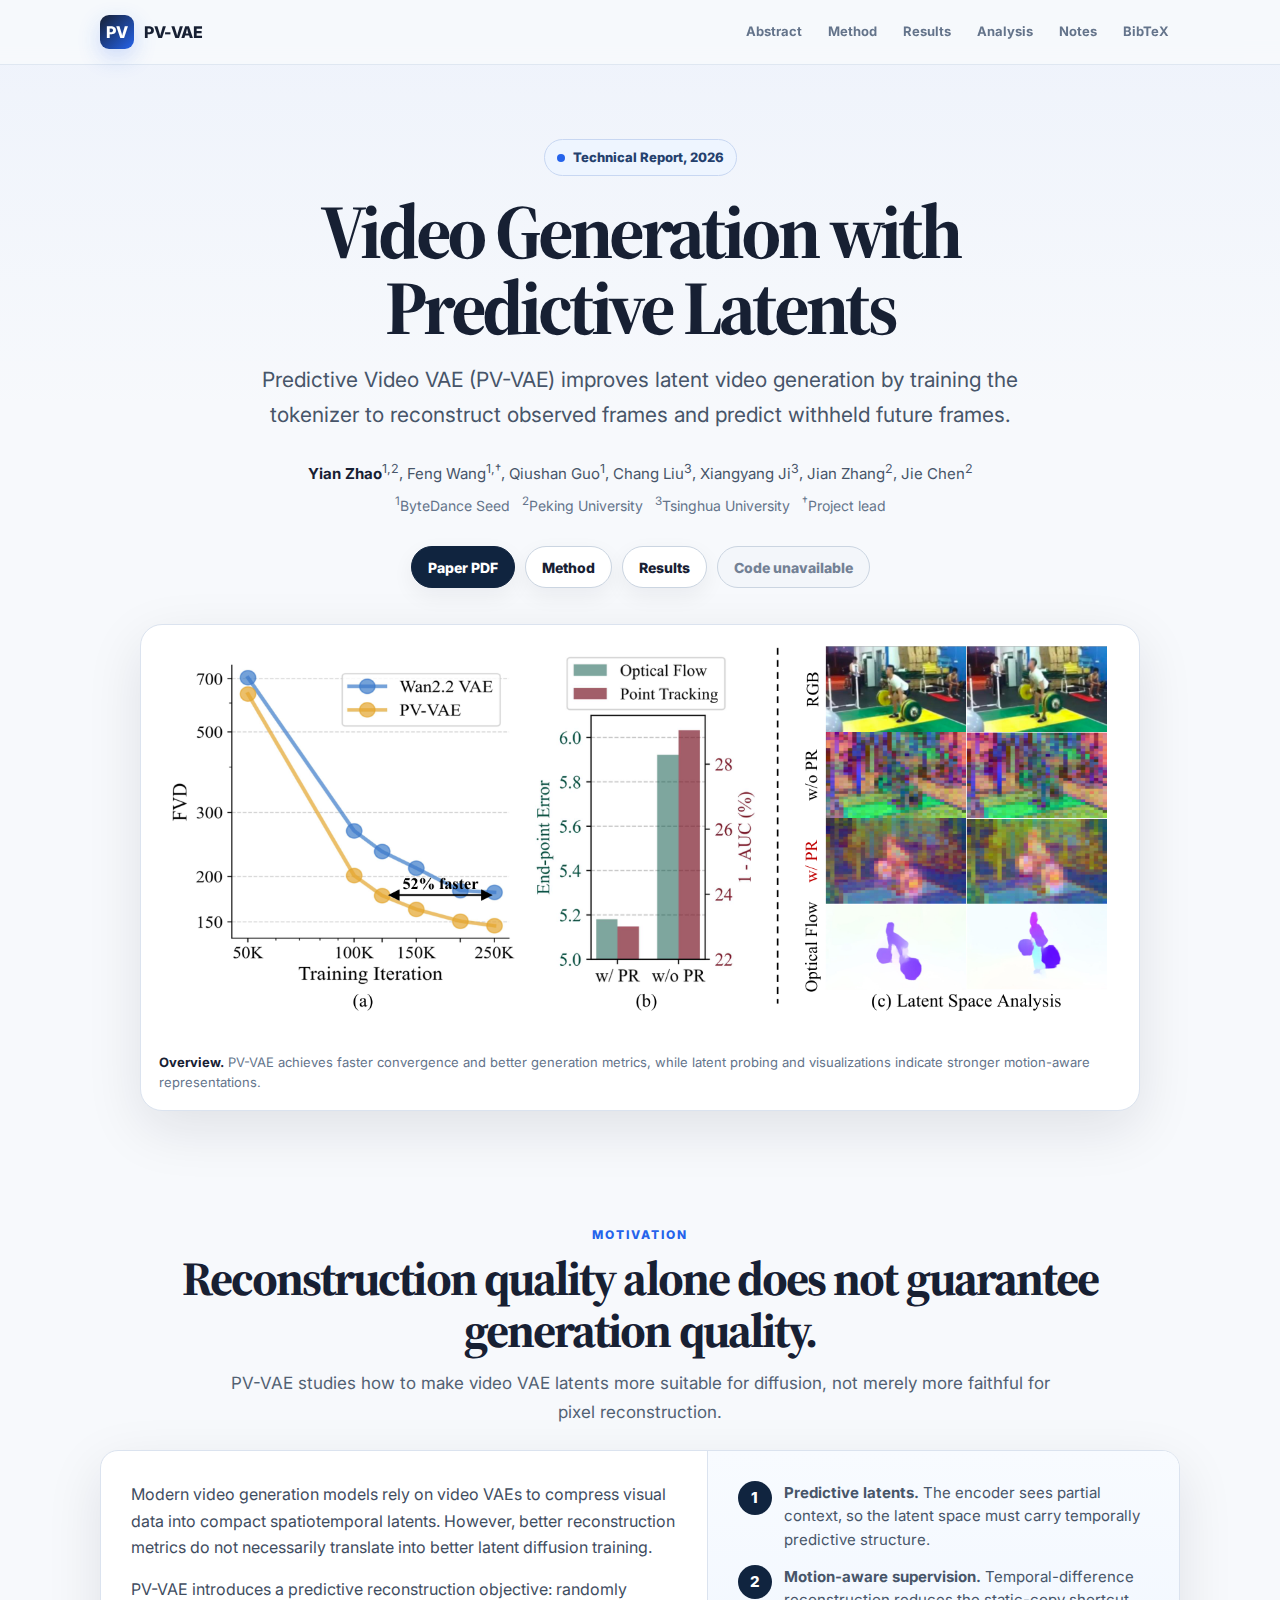
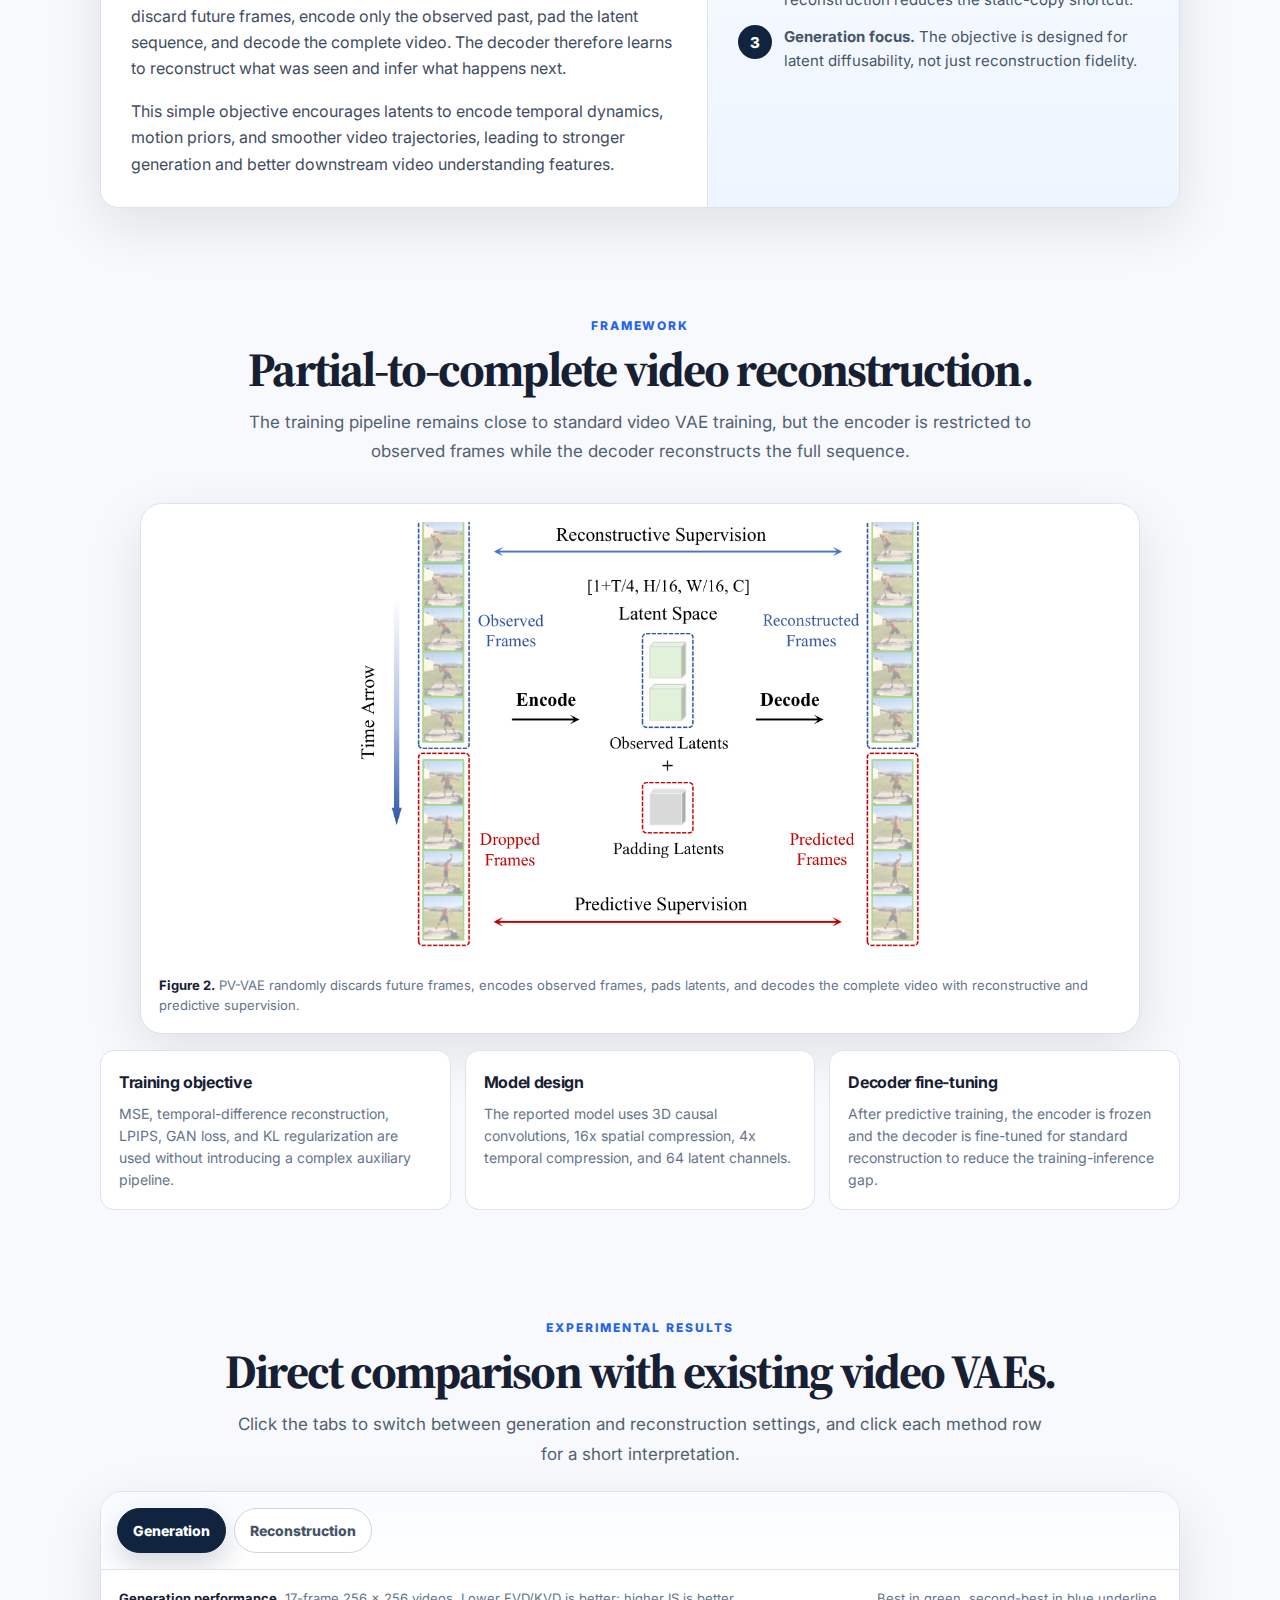
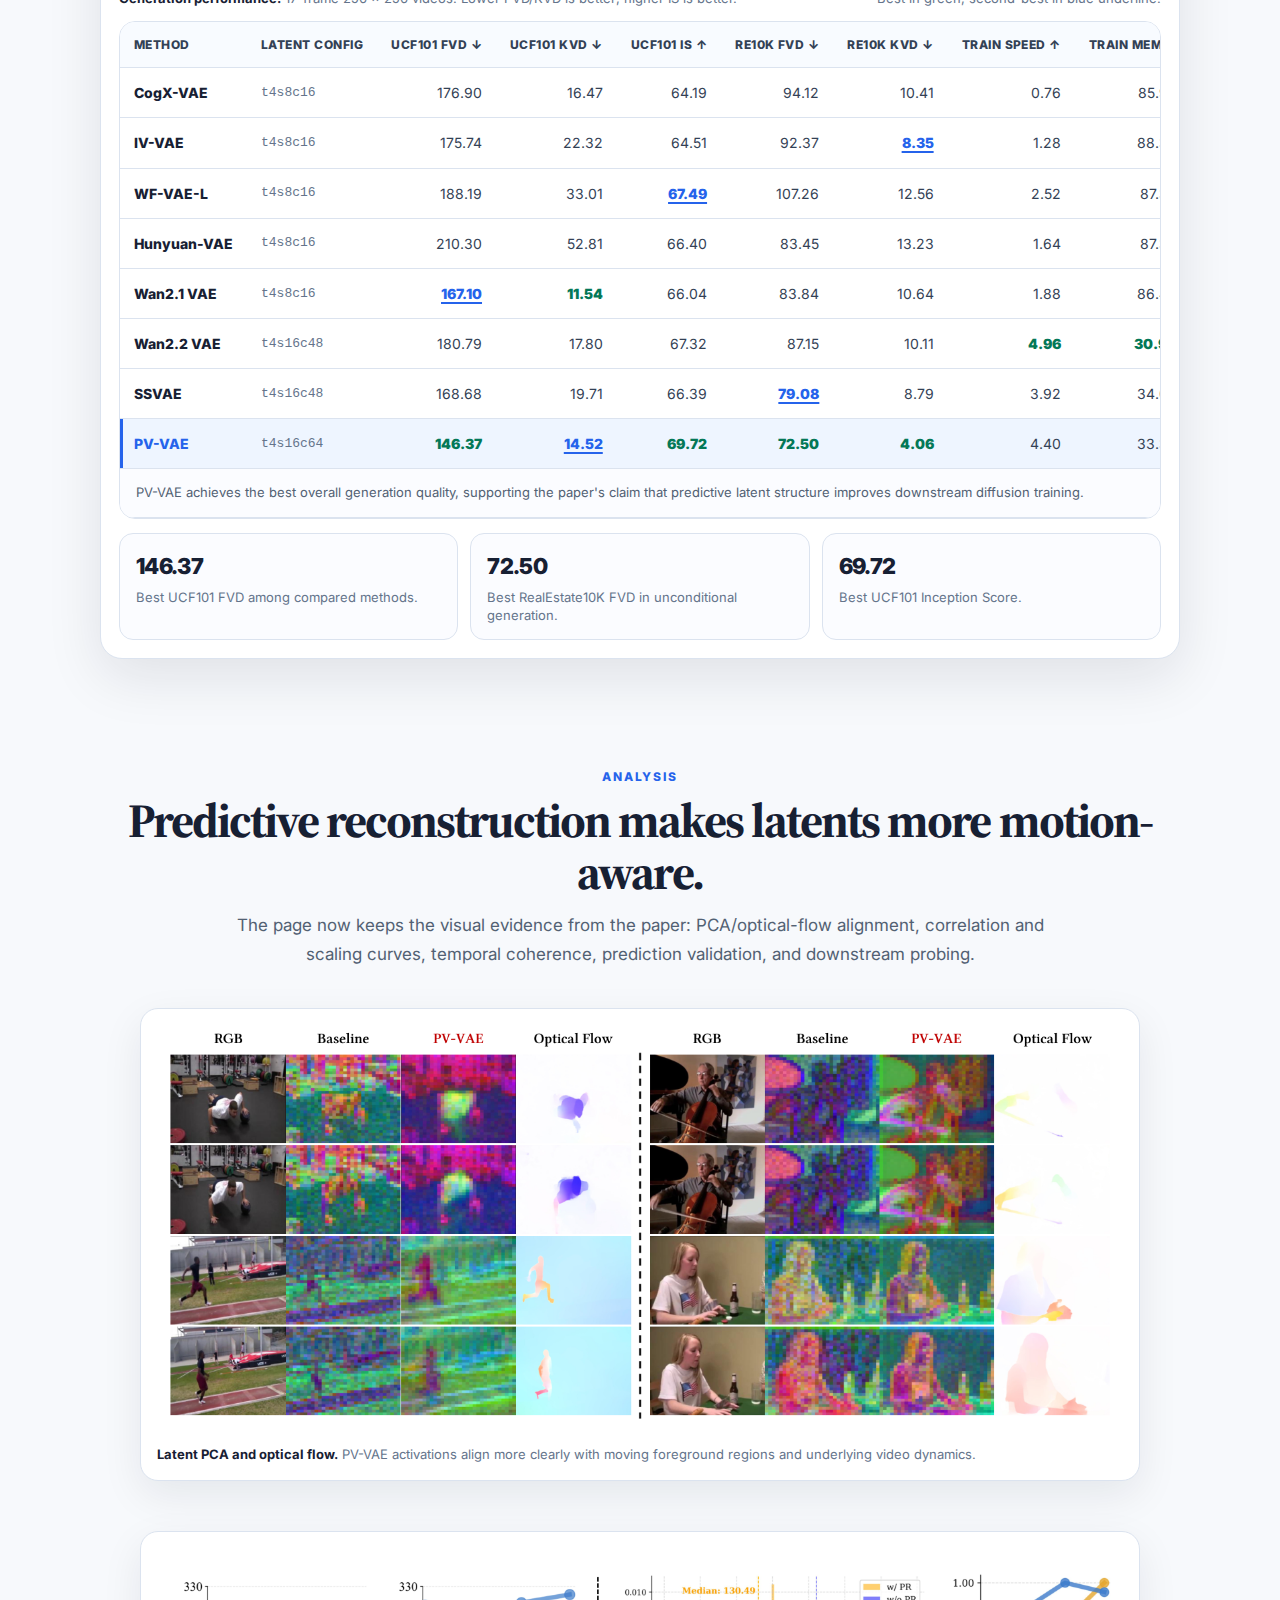
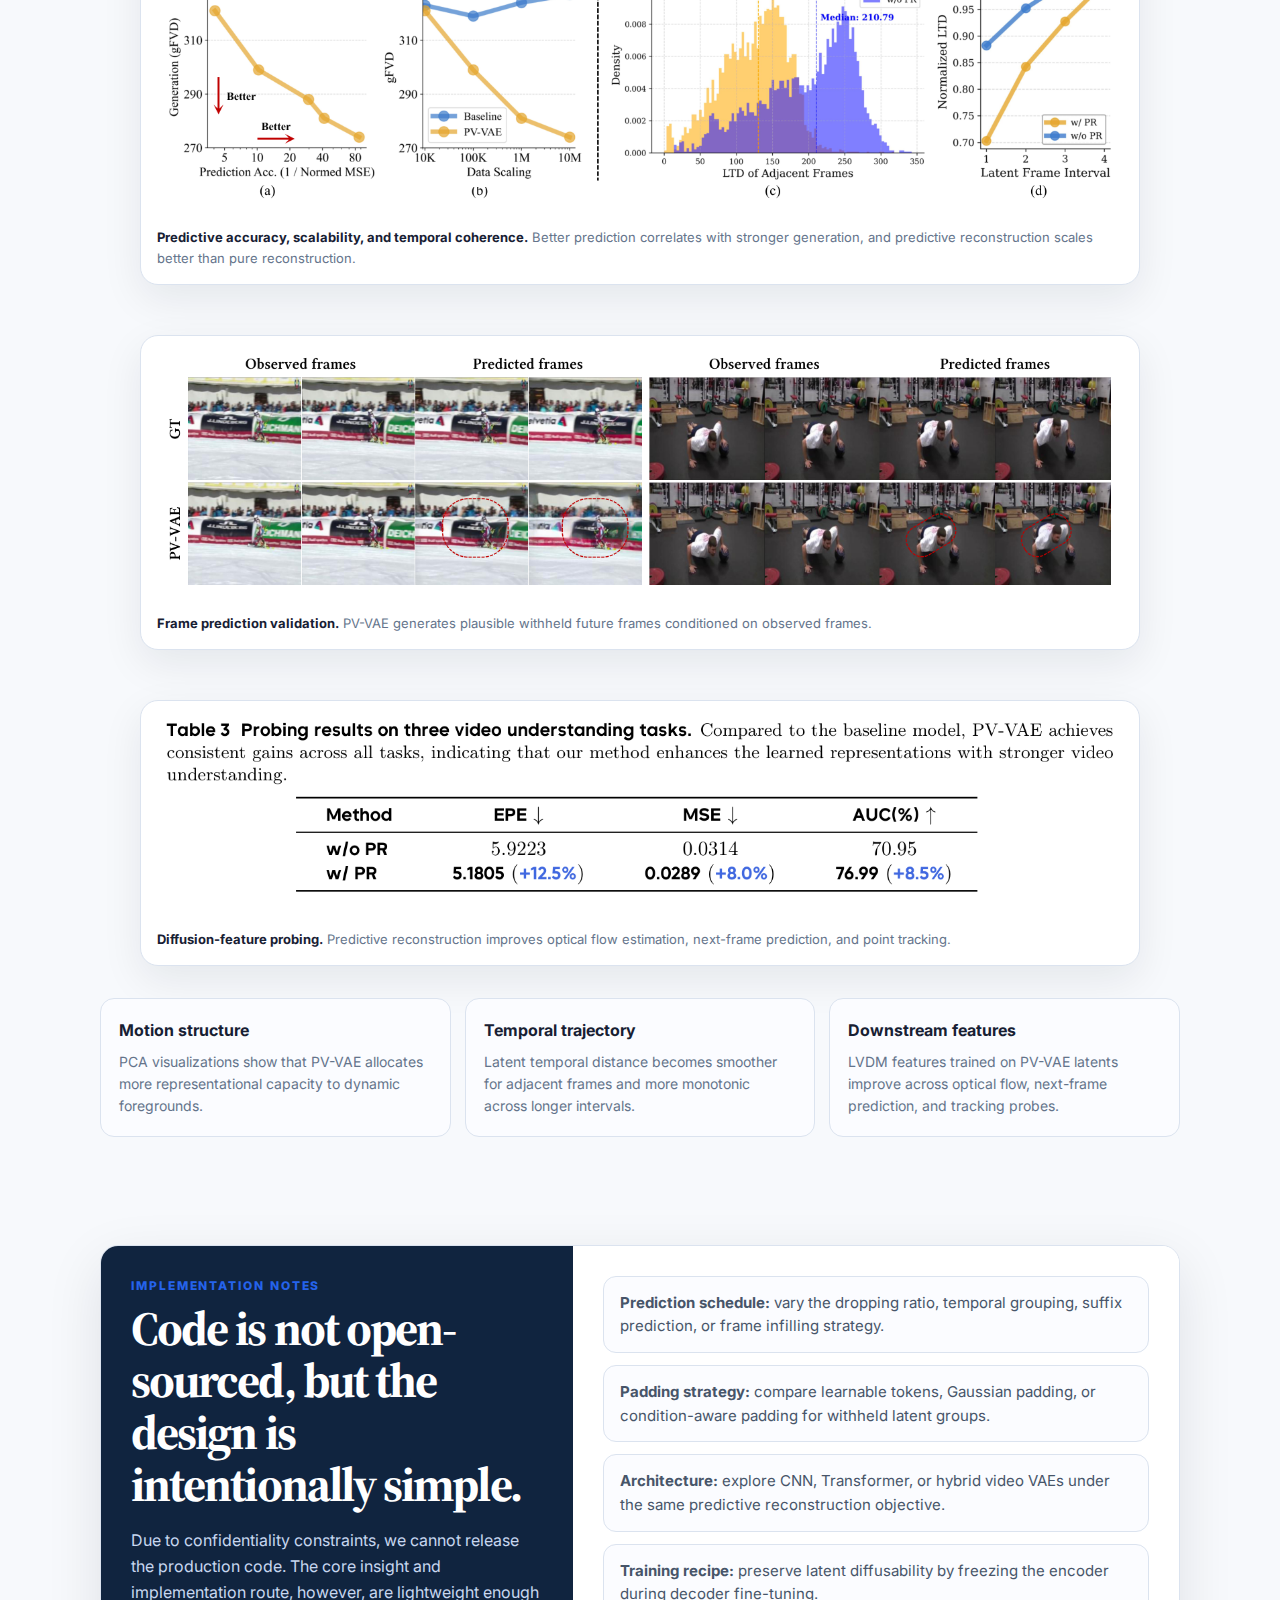
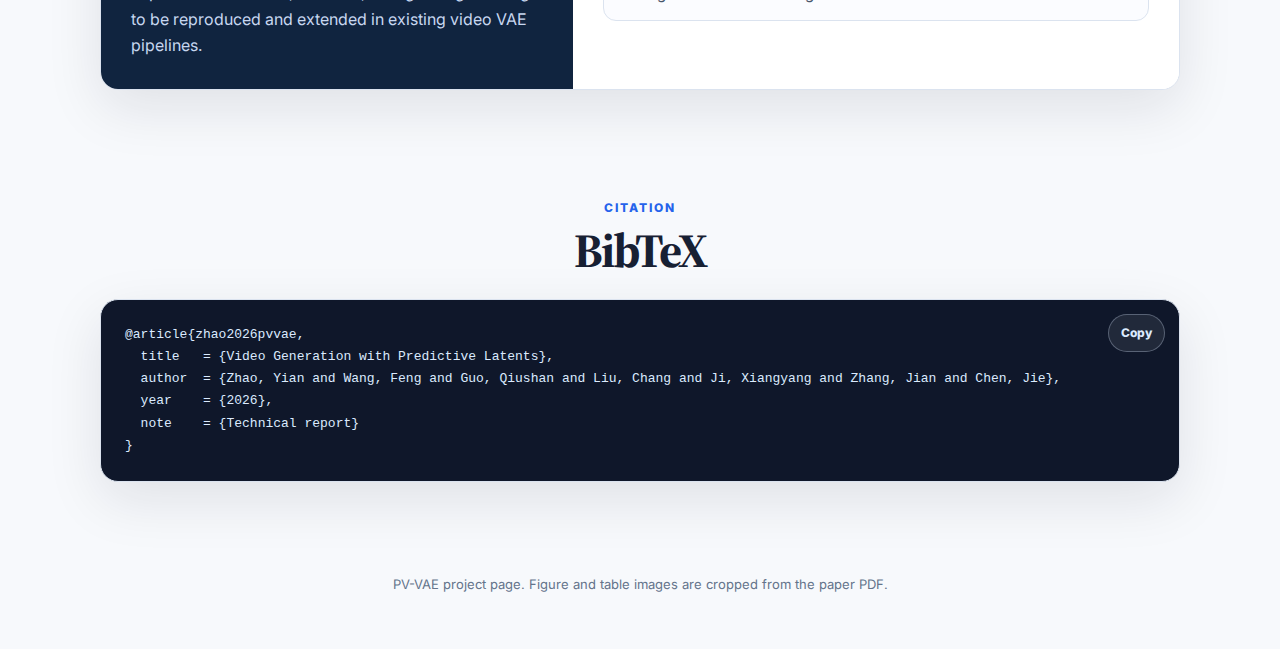
<file: PVVAE/index.html>
<!DOCTYPE html>
<html lang="en">
<head>
  <meta charset="utf-8">
  <meta name="viewport" content="width=device-width, initial-scale=1">
  <meta name="description" content="PV-VAE: Video Generation with Predictive Latents">
  <meta name="keywords" content="PV-VAE, Predictive Video VAE, video generation, video VAE, latent diffusion, predictive reconstruction">
  <meta name="author" content="Yian Zhao">
  <title>PV-VAE: Video Generation with Predictive Latents</title>
  <link rel="preconnect" href="https://fonts.googleapis.com">
  <link rel="preconnect" href="https://fonts.gstatic.com" crossorigin>
  <link href="https://fonts.googleapis.com/css2?family=Inter:wght@400;500;600;700;800&family=Source+Serif+4:opsz,wght@8..60,600;8..60,700&display=swap" rel="stylesheet">
  <style>
    :root {
      --ink: #172033;
      --body: #334155;
      --muted: #64748b;
      --light: #f7f9fc;
      --panel: #ffffff;
      --line: #dbe3ef;
      --line-dark: #cbd5e1;
      --navy: #10243f;
      --blue: #2563eb;
      --blue-soft: #eaf1ff;
      --red: #b91c1c;
      --green: #047857;
      --shadow: 0 18px 55px rgba(15, 23, 42, 0.10);
      --radius: 18px;
    }

    * {
      box-sizing: border-box;
    }

    html {
      scroll-behavior: smooth;
    }

    body {
      margin: 0;
      color: var(--body);
      background:
        linear-gradient(180deg, rgba(37, 99, 235, 0.045), rgba(255, 255, 255, 0) 420px),
        var(--light);
      font-family: Inter, system-ui, -apple-system, BlinkMacSystemFont, "Segoe UI", sans-serif;
      line-height: 1.65;
    }

    a {
      color: inherit;
      text-decoration: none;
    }

    img {
      display: block;
      max-width: 100%;
    }

    .container {
      width: min(1080px, calc(100% - 36px));
      margin: 0 auto;
    }

    .topbar {
      position: sticky;
      top: 0;
      z-index: 30;
      background: rgba(247, 249, 252, 0.88);
      border-bottom: 1px solid rgba(219, 227, 239, 0.82);
      backdrop-filter: blur(16px);
    }

    .topbar-inner {
      display: flex;
      align-items: center;
      justify-content: space-between;
      gap: 22px;
      min-height: 64px;
    }

    .brand {
      display: inline-flex;
      align-items: center;
      gap: 10px;
      color: var(--ink);
      font-weight: 800;
      letter-spacing: -0.03em;
      white-space: nowrap;
    }

    .brand-mark {
      width: 34px;
      height: 34px;
      display: grid;
      place-items: center;
      border-radius: 9px;
      color: #fff;
      background: linear-gradient(135deg, #172033, #2563eb);
      box-shadow: 0 8px 22px rgba(37, 99, 235, 0.22);
    }

    .nav {
      display: flex;
      align-items: center;
      gap: 4px;
      color: var(--muted);
      font-size: 13px;
      font-weight: 700;
    }

    .nav a {
      padding: 8px 11px;
      border-radius: 999px;
      transition: background 160ms ease, color 160ms ease;
    }

    .nav a:hover,
    .nav a.active {
      color: var(--blue);
      background: var(--blue-soft);
    }

    .hero {
      padding: 74px 0 44px;
      text-align: center;
    }

    .venue {
      display: inline-flex;
      align-items: center;
      gap: 8px;
      margin-bottom: 18px;
      padding: 7px 12px;
      border: 1px solid #c8d7f2;
      border-radius: 999px;
      color: #24406d;
      background: #eef5ff;
      font-size: 13px;
      font-weight: 800;
    }

    .venue::before {
      content: "";
      width: 8px;
      height: 8px;
      border-radius: 50%;
      background: var(--blue);
    }

    h1 {
      max-width: 980px;
      margin: 0 auto 18px;
      color: var(--ink);
      font-family: "Source Serif 4", Georgia, serif;
      font-size: clamp(44px, 6vw, 78px);
      line-height: 0.98;
      letter-spacing: -0.055em;
      text-wrap: balance;
    }

    .tagline {
      max-width: 840px;
      margin: 0 auto;
      color: #475569;
      font-size: clamp(17px, 2vw, 21px);
      line-height: 1.65;
      text-wrap: balance;
    }

    .authors {
      max-width: 960px;
      margin: 26px auto 0;
      color: #475569;
      font-size: 15px;
      line-height: 1.8;
    }

    .authors strong {
      color: var(--ink);
    }

    .affiliations {
      margin-top: 4px;
      color: var(--muted);
      font-size: 14px;
    }

    .links {
      display: flex;
      justify-content: center;
      flex-wrap: wrap;
      gap: 10px;
      margin-top: 28px;
    }

    .button {
      display: inline-flex;
      align-items: center;
      min-height: 42px;
      padding: 0 16px;
      border: 1px solid var(--line-dark);
      border-radius: 999px;
      color: var(--ink);
      background: #fff;
      font-size: 14px;
      font-weight: 800;
      box-shadow: 0 8px 22px rgba(15, 23, 42, 0.06);
      transition: transform 160ms ease, border-color 160ms ease, box-shadow 160ms ease;
    }

    .button:hover {
      transform: translateY(-1px);
      border-color: #9bb6e9;
      box-shadow: 0 12px 30px rgba(37, 99, 235, 0.13);
    }

    .button.primary {
      color: #fff;
      border-color: var(--navy);
      background: var(--navy);
    }

    .button.disabled {
      color: #738195;
      background: #f3f6fa;
      cursor: not-allowed;
      box-shadow: none;
    }

    .figure-card {
      margin-top: 36px;
      padding: 18px;
      border: 1px solid var(--line);
      border-radius: 22px;
      background: var(--panel);
      box-shadow: var(--shadow);
    }

    .figure-card img {
      width: 100%;
      border-radius: 12px;
      background: #fff;
    }

    .caption {
      margin: 12px auto 0;
      color: var(--muted);
      font-size: 13px;
      line-height: 1.55;
      text-align: left;
    }

    .caption strong {
      color: var(--ink);
    }

    section {
      padding: 54px 0;
    }

    .section-title {
      margin-bottom: 22px;
      text-align: center;
    }

    .kicker {
      margin-bottom: 8px;
      color: var(--blue);
      font-size: 12px;
      font-weight: 800;
      letter-spacing: 0.16em;
      text-transform: uppercase;
    }

    h2 {
      margin: 0;
      color: var(--ink);
      font-family: "Source Serif 4", Georgia, serif;
      font-size: clamp(30px, 4vw, 48px);
      line-height: 1.08;
      letter-spacing: -0.04em;
    }

    .section-lead {
      max-width: 820px;
      margin: 12px auto 0;
      color: #526173;
      font-size: 17px;
      line-height: 1.75;
    }

    .paper-panel {
      border: 1px solid var(--line);
      border-radius: var(--radius);
      background: var(--panel);
      box-shadow: var(--shadow);
      overflow: hidden;
    }

    .abstract-grid {
      display: grid;
      grid-template-columns: 1fr 0.78fr;
    }

    .abstract-copy {
      padding: 30px;
    }

    .abstract-copy p {
      margin: 0 0 16px;
      color: #3f4d5f;
      font-size: 16px;
    }

    .abstract-copy p:last-child {
      margin-bottom: 0;
    }

    .abstract-aside {
      padding: 30px;
      border-left: 1px solid var(--line);
      background: linear-gradient(180deg, #f8fbff, #eef5ff);
    }

    .takeaways {
      display: grid;
      gap: 14px;
      margin: 0;
      padding: 0;
      list-style: none;
    }

    .takeaways li {
      display: grid;
      grid-template-columns: 34px 1fr;
      gap: 12px;
      align-items: start;
      color: #475569;
      font-size: 15px;
      line-height: 1.55;
    }

    .takeaways span {
      display: grid;
      place-items: center;
      width: 34px;
      height: 34px;
      border-radius: 50%;
      color: #fff;
      background: var(--navy);
      font-weight: 800;
    }

    .method-notes {
      display: grid;
      grid-template-columns: repeat(3, minmax(0, 1fr));
      gap: 14px;
      margin-top: 16px;
    }

    .note {
      padding: 18px;
      border: 1px solid var(--line);
      border-radius: 14px;
      background: #fff;
    }

    .note h3 {
      margin: 0 0 7px;
      color: var(--ink);
      font-size: 16px;
      letter-spacing: -0.02em;
    }

    .note p {
      margin: 0;
      color: var(--muted);
      font-size: 14px;
      line-height: 1.58;
    }

    .result-board {
      border: 1px solid var(--line);
      border-radius: 22px;
      background: #fff;
      box-shadow: var(--shadow);
      overflow: hidden;
    }

    .result-tabs {
      display: flex;
      gap: 8px;
      padding: 16px;
      border-bottom: 1px solid var(--line);
      background: linear-gradient(180deg, #f8fbff, #fff);
      overflow-x: auto;
    }

    .result-tab {
      border: 1px solid var(--line-dark);
      border-radius: 999px;
      padding: 10px 15px;
      color: #475569;
      background: #fff;
      font: inherit;
      font-size: 14px;
      font-weight: 800;
      white-space: nowrap;
      cursor: pointer;
      transition: background 180ms ease, border-color 180ms ease, color 180ms ease, transform 180ms ease, box-shadow 180ms ease;
    }

    .result-tab:hover {
      transform: translateY(-1px);
      border-color: #9bb6e9;
      box-shadow: 0 10px 22px rgba(37, 99, 235, 0.10);
    }

    .result-tab.active {
      color: #fff;
      border-color: var(--navy);
      background: var(--navy);
      box-shadow: 0 12px 28px rgba(16, 36, 63, 0.18);
    }

    .result-panel {
      display: none;
      padding: 18px;
      animation: panel-in 260ms ease both;
    }

    .result-panel.active {
      display: block;
    }

    @keyframes panel-in {
      from {
        opacity: 0;
        transform: translateY(8px);
      }
      to {
        opacity: 1;
        transform: translateY(0);
      }
    }

    .table-note {
      display: flex;
      justify-content: space-between;
      gap: 16px;
      margin: 0 0 12px;
      color: var(--muted);
      font-size: 13px;
      line-height: 1.55;
    }

    .table-note strong {
      color: var(--ink);
    }

    .table-scroll {
      overflow-x: auto;
      border: 1px solid var(--line);
      border-radius: 16px;
    }

    .metric-table {
      width: 100%;
      min-width: 920px;
      border-collapse: separate;
      border-spacing: 0;
      font-size: 14px;
    }

    .metric-table th,
    .metric-table td {
      padding: 13px 14px;
      border-bottom: 1px solid var(--line);
      text-align: right;
      white-space: nowrap;
    }

    .metric-table th:first-child,
    .metric-table td:first-child,
    .metric-table th:nth-child(2),
    .metric-table td:nth-child(2) {
      text-align: left;
    }

    .metric-table thead th {
      position: sticky;
      top: 0;
      z-index: 1;
      color: #334155;
      background: #f8fbff;
      font-size: 12px;
      font-weight: 800;
      letter-spacing: 0.04em;
      text-transform: uppercase;
    }

    .metric-table tbody tr.method-row {
      cursor: pointer;
      transition: background 180ms ease, transform 180ms ease, box-shadow 180ms ease;
    }

    .metric-table tbody tr.method-row:hover {
      background: #f8fbff;
      transform: translateY(-1px);
      box-shadow: inset 3px 0 0 rgba(37, 99, 235, 0.45);
    }

    .metric-table tbody tr.method-row.active {
      background: #eef5ff;
      box-shadow: inset 3px 0 0 var(--blue);
    }

    .metric-table tbody tr.pvvae {
      background: #f3f7ff;
    }

    .metric-table tbody tr.pvvae .method {
      color: var(--blue);
    }

    .metric-table tbody tr:last-child td {
      border-bottom: 0;
    }

    .metric-table .method {
      color: var(--ink);
      font-weight: 800;
    }

    .metric-table .config {
      color: var(--muted);
      font-family: ui-monospace, SFMono-Regular, Menlo, Monaco, Consolas, "Liberation Mono", monospace;
      font-size: 13px;
    }

    .best {
      color: var(--green);
      font-weight: 900;
    }

    .second {
      color: var(--blue);
      font-weight: 850;
      text-decoration: underline;
      text-decoration-thickness: 2px;
      text-underline-offset: 3px;
    }

    .detail-row td {
      padding: 0;
      border-bottom: 0;
      background: #fbfcff;
    }

    .detail-content {
      max-height: 0;
      overflow: hidden;
      color: #526173;
      font-size: 13px;
      line-height: 1.55;
      transition: max-height 240ms ease, padding 240ms ease;
    }

    .detail-row.open .detail-content {
      max-height: 110px;
      padding: 13px 16px 15px;
      border-bottom: 1px solid var(--line);
    }

    .summary-strip {
      display: grid;
      grid-template-columns: repeat(3, minmax(0, 1fr));
      gap: 12px;
      margin-top: 14px;
    }

    .summary-item {
      padding: 14px 16px;
      border: 1px solid var(--line);
      border-radius: 14px;
      background: #fbfcff;
    }

    .summary-value {
      color: var(--ink);
      font-size: 22px;
      font-weight: 850;
      letter-spacing: -0.03em;
    }

    .summary-label {
      margin-top: 3px;
      color: var(--muted);
      font-size: 13px;
      line-height: 1.45;
    }

    .table-card {
      padding: 16px;
      border: 1px solid var(--line);
      border-radius: var(--radius);
      background: #fff;
      box-shadow: 0 14px 40px rgba(15, 23, 42, 0.08);
      overflow-x: auto;
    }

    .table-card img {
      max-width: none;
      width: 100%;
      min-width: 820px;
      border-radius: 8px;
    }

    .analysis-grid {
      display: grid;
      grid-template-columns: 1fr;
      gap: 18px;
    }

    .analysis-card {
      padding: 16px;
      border: 1px solid var(--line);
      border-radius: var(--radius);
      background: #fff;
      box-shadow: 0 14px 40px rgba(15, 23, 42, 0.08);
    }

    .analysis-card.wide img {
      width: 100%;
    }

    .analysis-text {
      display: grid;
      grid-template-columns: repeat(3, minmax(0, 1fr));
      gap: 14px;
      margin-top: 16px;
    }

    .analysis-point {
      padding: 18px;
      border: 1px solid var(--line);
      border-radius: 14px;
      background: #fbfcff;
    }

    .analysis-point h3 {
      margin: 0 0 8px;
      color: var(--ink);
      font-size: 16px;
    }

    .analysis-point p {
      margin: 0;
      color: var(--muted);
      font-size: 14px;
      line-height: 1.58;
    }

    .implementation {
      display: grid;
      grid-template-columns: 0.78fr 1fr;
      gap: 0;
    }

    .implementation-copy {
      padding: 30px;
      background: var(--navy);
      color: #dbeafe;
    }

    .implementation-copy h2 {
      color: #fff;
      text-align: left;
    }

    .implementation-copy p {
      margin: 16px 0 0;
      color: #c7d7f0;
    }

    .implementation-list {
      padding: 30px;
      background: #fff;
    }

    .implementation-list ul {
      display: grid;
      gap: 12px;
      margin: 0;
      padding: 0;
      list-style: none;
    }

    .implementation-list li {
      padding: 14px 16px;
      border: 1px solid var(--line);
      border-radius: 13px;
      background: #fbfcff;
      color: #475569;
      font-size: 15px;
      line-height: 1.58;
    }

    .bibtex {
      position: relative;
      padding: 24px;
      border: 1px solid var(--line);
      border-radius: var(--radius);
      background: #0f172a;
      box-shadow: var(--shadow);
      overflow-x: auto;
    }

    pre {
      margin: 0;
      color: #dbeafe;
      font-family: ui-monospace, SFMono-Regular, Menlo, Monaco, Consolas, "Liberation Mono", monospace;
      font-size: 13px;
      line-height: 1.7;
      white-space: pre-wrap;
    }

    .copy-button {
      position: absolute;
      top: 14px;
      right: 14px;
      border: 1px solid rgba(219, 234, 254, 0.3);
      border-radius: 999px;
      color: #dbeafe;
      background: rgba(255, 255, 255, 0.08);
      padding: 8px 12px;
      font: inherit;
      font-size: 12px;
      font-weight: 800;
      cursor: pointer;
    }

    footer {
      padding: 38px 0 54px;
      color: var(--muted);
      text-align: center;
      font-size: 13px;
    }

    @media (max-width: 900px) {
      .topbar-inner {
        align-items: flex-start;
        flex-direction: column;
        padding: 12px 0;
      }

      .nav {
        width: 100%;
        overflow-x: auto;
        padding-bottom: 2px;
      }

      .abstract-grid,
      .implementation,
      .method-notes,
      .analysis-text,
      .summary-strip {
        grid-template-columns: 1fr;
      }

      .abstract-aside {
        border-top: 1px solid var(--line);
        border-left: 0;
      }
    }

    @media (max-width: 640px) {
      .container {
        width: min(100% - 24px, 1080px);
      }

      .hero {
        padding-top: 48px;
      }

      .figure-card,
      .table-card,
      .analysis-card {
        padding: 10px;
        border-radius: 14px;
      }

      .abstract-copy,
      .abstract-aside,
      .implementation-copy,
      .implementation-list {
        padding: 22px;
      }
    }
  </style>
</head>
<body>
  <header class="topbar">
    <div class="container topbar-inner">
      <a class="brand" href="#top" aria-label="PV-VAE home">
        <span class="brand-mark">PV</span>
        <span>PV-VAE</span>
      </a>
      <nav class="nav" aria-label="Project sections">
        <a href="#abstract">Abstract</a>
        <a href="#method">Method</a>
        <a href="#results">Results</a>
        <a href="#analysis">Analysis</a>
        <a href="#implementation">Notes</a>
        <a href="#citation">BibTeX</a>
      </nav>
    </div>
  </header>

  <main id="top">
    <section class="hero">
      <div class="container">
        <div class="venue">Technical Report, 2026</div>
        <h1>Video Generation with Predictive Latents</h1>
        <p class="tagline">
          Predictive Video VAE (PV-VAE) improves latent video generation by training the tokenizer to reconstruct observed frames and predict withheld future frames.
        </p>

        <div class="authors">
          <strong>Yian Zhao</strong><sup>1,2</sup>, Feng Wang<sup>1,&dagger;</sup>, Qiushan Guo<sup>1</sup>, Chang Liu<sup>3</sup>, Xiangyang Ji<sup>3</sup>, Jian Zhang<sup>2</sup>, Jie Chen<sup>2</sup>
          <div class="affiliations">
            <sup>1</sup>ByteDance Seed &nbsp; <sup>2</sup>Peking University &nbsp; <sup>3</sup>Tsinghua University &nbsp; <sup>&dagger;</sup>Project lead
          </div>
        </div>

        <div class="links">
          <a class="button primary" href="./PV_VAE_Seed.pdf" target="_blank" rel="noopener">Paper PDF</a>
          <a class="button" href="#method">Method</a>
          <a class="button" href="#results">Results</a>
          <span class="button disabled" title="Code cannot be released because of confidentiality constraints.">Code unavailable</span>
        </div>

        <figure class="figure-card">
          <img src="./static/images/teaser_fig1.png" alt="PV-VAE teaser with convergence, probing, and latent space analysis">
          <figcaption class="caption">
            <strong>Overview.</strong> PV-VAE achieves faster convergence and better generation metrics, while latent probing and visualizations indicate stronger motion-aware representations.
          </figcaption>
        </figure>
      </div>
    </section>

    <section id="abstract">
      <div class="container">
        <div class="section-title">
          <div class="kicker">Motivation</div>
          <h2>Reconstruction quality alone does not guarantee generation quality.</h2>
          <p class="section-lead">
            PV-VAE studies how to make video VAE latents more suitable for diffusion, not merely more faithful for pixel reconstruction.
          </p>
        </div>

        <div class="paper-panel abstract-grid">
          <div class="abstract-copy">
            <p>
              Modern video generation models rely on video VAEs to compress visual data into compact spatiotemporal latents. However, better reconstruction metrics do not necessarily translate into better latent diffusion training.
            </p>
            <p>
              PV-VAE introduces a predictive reconstruction objective: randomly discard future frames, encode only the observed past, pad the latent sequence, and decode the complete video. The decoder therefore learns to reconstruct what was seen and infer what happens next.
            </p>
            <p>
              This simple objective encourages latents to encode temporal dynamics, motion priors, and smoother video trajectories, leading to stronger generation and better downstream video understanding features.
            </p>
          </div>
          <aside class="abstract-aside">
            <ul class="takeaways">
              <li><span>1</span><div><strong>Predictive latents.</strong> The encoder sees partial context, so the latent space must carry temporally predictive structure.</div></li>
              <li><span>2</span><div><strong>Motion-aware supervision.</strong> Temporal-difference reconstruction reduces the static-copy shortcut.</div></li>
              <li><span>3</span><div><strong>Generation focus.</strong> The objective is designed for latent diffusability, not just reconstruction fidelity.</div></li>
            </ul>
          </aside>
        </div>
      </div>
    </section>

    <section id="method">
      <div class="container">
        <div class="section-title">
          <div class="kicker">Framework</div>
          <h2>Partial-to-complete video reconstruction.</h2>
          <p class="section-lead">
            The training pipeline remains close to standard video VAE training, but the encoder is restricted to observed frames while the decoder reconstructs the full sequence.
          </p>
        </div>

        <figure class="figure-card">
          <img src="./static/images/framework_fig2.png" alt="PV-VAE predictive reconstruction framework from the paper">
          <figcaption class="caption">
            <strong>Figure 2.</strong> PV-VAE randomly discards future frames, encodes observed frames, pads latents, and decodes the complete video with reconstructive and predictive supervision.
          </figcaption>
        </figure>

        <div class="method-notes">
          <article class="note">
            <h3>Training objective</h3>
            <p>MSE, temporal-difference reconstruction, LPIPS, GAN loss, and KL regularization are used without introducing a complex auxiliary pipeline.</p>
          </article>
          <article class="note">
            <h3>Model design</h3>
            <p>The reported model uses 3D causal convolutions, 16x spatial compression, 4x temporal compression, and 64 latent channels.</p>
          </article>
          <article class="note">
            <h3>Decoder fine-tuning</h3>
            <p>After predictive training, the encoder is frozen and the decoder is fine-tuned for standard reconstruction to reduce the training-inference gap.</p>
          </article>
        </div>
      </div>
    </section>

    <section id="results">
      <div class="container">
        <div class="section-title">
          <div class="kicker">Experimental Results</div>
          <h2>Direct comparison with existing video VAEs.</h2>
          <p class="section-lead">
            Click the tabs to switch between generation and reconstruction settings, and click each method row for a short interpretation.
          </p>
        </div>

        <div class="result-board">
          <div class="result-tabs" role="tablist" aria-label="Result tables">
            <button class="result-tab active" type="button" role="tab" aria-selected="true" data-result-tab="generation">Generation</button>
            <button class="result-tab" type="button" role="tab" aria-selected="false" data-result-tab="reconstruction">Reconstruction</button>
          </div>

          <div class="result-panel active" id="generation-panel" role="tabpanel" data-result-panel="generation">
            <p class="table-note">
              <span><strong>Generation performance.</strong> 17-frame 256 x 256 videos. Lower FVD/KVD is better; higher IS is better.</span>
              <span>Best in green, second-best in blue underline.</span>
            </p>
            <div class="table-scroll">
              <table class="metric-table" aria-label="Generation comparison on UCF101 and RealEstate10K">
                <thead>
                  <tr>
                    <th>Method</th>
                    <th>Latent config</th>
                    <th>UCF101 FVD ↓</th>
                    <th>UCF101 KVD ↓</th>
                    <th>UCF101 IS ↑</th>
                    <th>RE10K FVD ↓</th>
                    <th>RE10K KVD ↓</th>
                    <th>Train speed ↑</th>
                    <th>Train mem ↓</th>
                    <th>Params</th>
                  </tr>
                </thead>
                <tbody>
                  <tr class="method-row" tabindex="0">
                    <td class="method">CogX-VAE</td>
                    <td class="config">t4s8c16</td>
                    <td>176.90</td>
                    <td>16.47</td>
                    <td>64.19</td>
                    <td>94.12</td>
                    <td>10.41</td>
                    <td>0.76</td>
                    <td>85.93</td>
                    <td>216M</td>
                  </tr>
                  <tr class="detail-row"><td colspan="10"><div class="detail-content">A strong public video VAE baseline, but the low-compression latent is expensive for training the downstream generator.</div></td></tr>

                  <tr class="method-row" tabindex="0">
                    <td class="method">IV-VAE</td>
                    <td class="config">t4s8c16</td>
                    <td>175.74</td>
                    <td>22.32</td>
                    <td>64.51</td>
                    <td>92.37</td>
                    <td class="second">8.35</td>
                    <td>1.28</td>
                    <td>88.34</td>
                    <td>242M</td>
                  </tr>
                  <tr class="detail-row"><td colspan="10"><div class="detail-content">Improves some unconditional generation metrics, but still trails PV-VAE on the main FVD comparisons.</div></td></tr>

                  <tr class="method-row" tabindex="0">
                    <td class="method">WF-VAE-L</td>
                    <td class="config">t4s8c16</td>
                    <td>188.19</td>
                    <td>33.01</td>
                    <td class="second">67.49</td>
                    <td>107.26</td>
                    <td>12.56</td>
                    <td>2.52</td>
                    <td>87.36</td>
                    <td>317M</td>
                  </tr>
                  <tr class="detail-row"><td colspan="10"><div class="detail-content">Wavelet-driven design is efficient, yet its generation quality is weaker in the reported Latte setup.</div></td></tr>

                  <tr class="method-row" tabindex="0">
                    <td class="method">Hunyuan-VAE</td>
                    <td class="config">t4s8c16</td>
                    <td>210.30</td>
                    <td>52.81</td>
                    <td>66.40</td>
                    <td>83.45</td>
                    <td>13.23</td>
                    <td>1.64</td>
                    <td>87.36</td>
                    <td>246M</td>
                  </tr>
                  <tr class="detail-row"><td colspan="10"><div class="detail-content">Reconstruction-oriented quality does not directly translate into stronger generation in this comparison.</div></td></tr>

                  <tr class="method-row" tabindex="0">
                    <td class="method">Wan2.1 VAE</td>
                    <td class="config">t4s8c16</td>
                    <td class="second">167.10</td>
                    <td class="best">11.54</td>
                    <td>66.04</td>
                    <td>83.84</td>
                    <td>10.64</td>
                    <td>1.88</td>
                    <td>86.44</td>
                    <td>127M</td>
                  </tr>
                  <tr class="detail-row"><td colspan="10"><div class="detail-content">A compact and competitive baseline; PV-VAE still improves the main FVD and IS metrics.</div></td></tr>

                  <tr class="method-row" tabindex="0">
                    <td class="method">Wan2.2 VAE</td>
                    <td class="config">t4s16c48</td>
                    <td>180.79</td>
                    <td>17.80</td>
                    <td>67.32</td>
                    <td>87.15</td>
                    <td>10.11</td>
                    <td class="best">4.96</td>
                    <td class="best">30.90</td>
                    <td>705M</td>
                  </tr>
                  <tr class="detail-row"><td colspan="10"><div class="detail-content">PV-VAE improves UCF101 FVD by 34.42 while keeping comparable high-compression efficiency.</div></td></tr>

                  <tr class="method-row" tabindex="0">
                    <td class="method">SSVAE</td>
                    <td class="config">t4s16c48</td>
                    <td>168.68</td>
                    <td>19.71</td>
                    <td>66.39</td>
                    <td class="second">79.08</td>
                    <td>8.79</td>
                    <td>3.92</td>
                    <td>34.00</td>
                    <td>315M</td>
                  </tr>
                  <tr class="detail-row"><td colspan="10"><div class="detail-content">Spectral constraints help diffusability, while predictive reconstruction gives a stronger overall generation result.</div></td></tr>

                  <tr class="method-row pvvae active" tabindex="0">
                    <td class="method">PV-VAE</td>
                    <td class="config">t4s16c64</td>
                    <td class="best">146.37</td>
                    <td class="second">14.52</td>
                    <td class="best">69.72</td>
                    <td class="best">72.50</td>
                    <td class="best">4.06</td>
                    <td>4.40</td>
                    <td>33.34</td>
                    <td>661M</td>
                  </tr>
                  <tr class="detail-row open"><td colspan="10"><div class="detail-content">PV-VAE achieves the best overall generation quality, supporting the paper's claim that predictive latent structure improves downstream diffusion training.</div></td></tr>
                </tbody>
              </table>
            </div>
            <div class="summary-strip" aria-label="Generation highlights">
              <div class="summary-item">
                <div class="summary-value">146.37</div>
                <div class="summary-label">Best UCF101 FVD among compared methods.</div>
              </div>
              <div class="summary-item">
                <div class="summary-value">72.50</div>
                <div class="summary-label">Best RealEstate10K FVD in unconditional generation.</div>
              </div>
              <div class="summary-item">
                <div class="summary-value">69.72</div>
                <div class="summary-label">Best UCF101 Inception Score.</div>
              </div>
            </div>
          </div>

          <div class="result-panel" id="reconstruction-panel" role="tabpanel" data-result-panel="reconstruction">
            <p class="table-note">
              <span><strong>Reconstruction performance.</strong> Kinetics-400 validation videos at 17 x 256 x 256 and 17 x 512 x 512.</span>
              <span>PV-VAE remains competitive while prioritizing generation-ready latents.</span>
            </p>
            <div class="table-scroll">
              <table class="metric-table" aria-label="Reconstruction comparison on Kinetics-400">
                <thead>
                  <tr>
                    <th>Method</th>
                    <th>Config family</th>
                    <th>256 rFVD ↓</th>
                    <th>256 PSNR ↑</th>
                    <th>256 SSIM ↑</th>
                    <th>256 LPIPS ↓</th>
                    <th>512 rFVD ↓</th>
                    <th>512 PSNR ↑</th>
                    <th>512 SSIM ↑</th>
                    <th>512 LPIPS ↓</th>
                    <th>Infer speed ↑</th>
                    <th>Infer mem ↓</th>
                  </tr>
                </thead>
                <tbody>
                  <tr class="method-row" tabindex="0">
                    <td class="method">CogX-VAE</td>
                    <td class="config">t4s8c16</td>
                    <td>4.90</td>
                    <td>33.78</td>
                    <td class="best">0.97</td>
                    <td>0.027</td>
                    <td>1.79</td>
                    <td>36.00</td>
                    <td class="best">0.99</td>
                    <td>0.024</td>
                    <td>0.46</td>
                    <td>13.64</td>
                  </tr>
                  <tr class="detail-row"><td colspan="12"><div class="detail-content">Strong high-resolution SSIM, but with higher inference memory than PV-VAE.</div></td></tr>

                  <tr class="method-row" tabindex="0">
                    <td class="method">IV-VAE</td>
                    <td class="config">t4s8c16</td>
                    <td class="best">2.78</td>
                    <td>34.08</td>
                    <td>0.96</td>
                    <td>0.019</td>
                    <td class="second">0.97</td>
                    <td class="best">37.24</td>
                    <td>0.96</td>
                    <td class="second">0.016</td>
                    <td>0.32</td>
                    <td class="second">5.39</td>
                  </tr>
                  <tr class="detail-row"><td colspan="12"><div class="detail-content">Excellent reconstruction metrics under lower compression, but not the strongest generation result.</div></td></tr>

                  <tr class="method-row" tabindex="0">
                    <td class="method">WF-VAE-L</td>
                    <td class="config">t4s8c16</td>
                    <td>3.06</td>
                    <td>33.48</td>
                    <td>0.96</td>
                    <td>0.023</td>
                    <td>1.08</td>
                    <td>35.93</td>
                    <td>0.96</td>
                    <td>0.023</td>
                    <td class="best">0.87</td>
                    <td class="best">5.00</td>
                  </tr>
                  <tr class="detail-row"><td colspan="12"><div class="detail-content">Fast and memory-efficient, with weaker generation quality in Table 1.</div></td></tr>

                  <tr class="method-row" tabindex="0">
                    <td class="method">Hunyuan-VAE</td>
                    <td class="config">t4s8c16</td>
                    <td>2.96</td>
                    <td class="best">34.30</td>
                    <td class="best">0.97</td>
                    <td class="second">0.016</td>
                    <td class="best">0.90</td>
                    <td>37.13</td>
                    <td class="second">0.97</td>
                    <td class="best">0.015</td>
                    <td>0.50</td>
                    <td>22.00</td>
                  </tr>
                  <tr class="detail-row"><td colspan="12"><div class="detail-content">Very strong reconstruction, but the paper shows that reconstruction strength alone does not ensure generation strength.</div></td></tr>

                  <tr class="method-row" tabindex="0">
                    <td class="method">Wan2.1 VAE</td>
                    <td class="config">t4s8c16</td>
                    <td>2.92</td>
                    <td>33.21</td>
                    <td>0.95</td>
                    <td>0.018</td>
                    <td>1.02</td>
                    <td>36.15</td>
                    <td class="second">0.97</td>
                    <td>0.017</td>
                    <td>0.60</td>
                    <td>6.77</td>
                  </tr>
                  <tr class="detail-row"><td colspan="12"><div class="detail-content">A compact baseline with solid reconstruction and generation, but less temporal predictive structure.</div></td></tr>

                  <tr class="method-row" tabindex="0">
                    <td class="method">Wan2.2 VAE</td>
                    <td class="config">t4s16c48</td>
                    <td>3.42</td>
                    <td>33.78</td>
                    <td>0.96</td>
                    <td class="best">0.015</td>
                    <td>1.22</td>
                    <td>36.75</td>
                    <td class="second">0.97</td>
                    <td class="best">0.015</td>
                    <td>0.58</td>
                    <td>9.36</td>
                  </tr>
                  <tr class="detail-row"><td colspan="12"><div class="detail-content">PV-VAE is slightly behind on some reconstruction metrics but substantially ahead on generation FVD.</div></td></tr>

                  <tr class="method-row" tabindex="0">
                    <td class="method">SSVAE</td>
                    <td class="config">t4s16c48</td>
                    <td>7.50</td>
                    <td>31.18</td>
                    <td>0.96</td>
                    <td>0.036</td>
                    <td>2.16</td>
                    <td>34.45</td>
                    <td class="second">0.97</td>
                    <td>0.028</td>
                    <td>0.64</td>
                    <td>7.63</td>
                  </tr>
                  <tr class="detail-row"><td colspan="12"><div class="detail-content">Spectral regularization improves diffusability but sacrifices reconstruction more noticeably.</div></td></tr>

                  <tr class="method-row pvvae active" tabindex="0">
                    <td class="method">PV-VAE</td>
                    <td class="config">t4s16c64</td>
                    <td>3.45</td>
                    <td>32.26</td>
                    <td>0.95</td>
                    <td>0.020</td>
                    <td>1.88</td>
                    <td>35.03</td>
                    <td class="second">0.97</td>
                    <td>0.020</td>
                    <td class="second">0.69</td>
                    <td>7.97</td>
                  </tr>
                  <tr class="detail-row open"><td colspan="12"><div class="detail-content">PV-VAE keeps reconstruction competitive after decoder fine-tuning, while the generation table shows the main advantage of predictive latents.</div></td></tr>
                </tbody>
              </table>
            </div>
            <div class="summary-strip" aria-label="Reconstruction highlights">
              <div class="summary-item">
                <div class="summary-value">3.45</div>
                <div class="summary-label">256-resolution rFVD after decoder fine-tuning.</div>
              </div>
              <div class="summary-item">
                <div class="summary-value">0.69</div>
                <div class="summary-label">Inference speed, faster than Wan2.2 VAE in the reported setting.</div>
              </div>
              <div class="summary-item">
                <div class="summary-value">7.97</div>
                <div class="summary-label">Inference memory, lower than Wan2.2 VAE and Hunyuan-VAE.</div>
              </div>
            </div>
          </div>
        </div>
      </div>
    </section>

    <section id="analysis">
      <div class="container">
        <div class="section-title">
          <div class="kicker">Analysis</div>
          <h2>Predictive reconstruction makes latents more motion-aware.</h2>
          <p class="section-lead">
            The page now keeps the visual evidence from the paper: PCA/optical-flow alignment, correlation and scaling curves, temporal coherence, prediction validation, and downstream probing.
          </p>
        </div>

        <div class="analysis-grid">
          <figure class="analysis-card wide">
            <img src="./static/images/pca_fig4.png" alt="PCA analysis comparing RGB, baseline, PV-VAE, and optical flow">
            <figcaption class="caption">
              <strong>Latent PCA and optical flow.</strong> PV-VAE activations align more clearly with moving foreground regions and underlying video dynamics.
            </figcaption>
          </figure>

          <figure class="analysis-card wide">
            <img src="./static/images/analysis_fig5.png" alt="PV-VAE correlation, scaling, and temporal coherence analysis">
            <figcaption class="caption">
              <strong>Predictive accuracy, scalability, and temporal coherence.</strong> Better prediction correlates with stronger generation, and predictive reconstruction scales better than pure reconstruction.
            </figcaption>
          </figure>

          <figure class="analysis-card wide">
            <img src="./static/images/prediction_fig6.png" alt="PV-VAE frame prediction validation">
            <figcaption class="caption">
              <strong>Frame prediction validation.</strong> PV-VAE generates plausible withheld future frames conditioned on observed frames.
            </figcaption>
          </figure>

          <figure class="table-card">
            <img src="./static/images/probing_table3.png" alt="Video understanding probing table">
            <figcaption class="caption">
              <strong>Diffusion-feature probing.</strong> Predictive reconstruction improves optical flow estimation, next-frame prediction, and point tracking.
            </figcaption>
          </figure>
        </div>

        <div class="analysis-text">
          <article class="analysis-point">
            <h3>Motion structure</h3>
            <p>PCA visualizations show that PV-VAE allocates more representational capacity to dynamic foregrounds.</p>
          </article>
          <article class="analysis-point">
            <h3>Temporal trajectory</h3>
            <p>Latent temporal distance becomes smoother for adjacent frames and more monotonic across longer intervals.</p>
          </article>
          <article class="analysis-point">
            <h3>Downstream features</h3>
            <p>LVDM features trained on PV-VAE latents improve across optical flow, next-frame prediction, and tracking probes.</p>
          </article>
        </div>
      </div>
    </section>

    <section id="implementation">
      <div class="container">
        <div class="paper-panel implementation">
          <div class="implementation-copy">
            <div class="kicker">Implementation Notes</div>
            <h2>Code is not open-sourced, but the design is intentionally simple.</h2>
            <p>
              Due to confidentiality constraints, we cannot release the production code. The core insight and implementation route, however, are lightweight enough to be reproduced and extended in existing video VAE pipelines.
            </p>
          </div>
          <div class="implementation-list">
            <ul>
              <li><strong>Prediction schedule:</strong> vary the dropping ratio, temporal grouping, suffix prediction, or frame infilling strategy.</li>
              <li><strong>Padding strategy:</strong> compare learnable tokens, Gaussian padding, or condition-aware padding for withheld latent groups.</li>
              <li><strong>Architecture:</strong> explore CNN, Transformer, or hybrid video VAEs under the same predictive reconstruction objective.</li>
              <li><strong>Training recipe:</strong> preserve latent diffusability by freezing the encoder during decoder fine-tuning.</li>
            </ul>
          </div>
        </div>
      </div>
    </section>

    <section id="citation">
      <div class="container">
        <div class="section-title">
          <div class="kicker">Citation</div>
          <h2>BibTeX</h2>
        </div>
        <div class="bibtex">
          <button class="copy-button" type="button" data-copy>Copy</button>
          <pre id="bibtex">@article{zhao2026pvvae,
  title   = {Video Generation with Predictive Latents},
  author  = {Zhao, Yian and Wang, Feng and Guo, Qiushan and Liu, Chang and Ji, Xiangyang and Zhang, Jian and Chen, Jie},
  year    = {2026},
  note    = {Technical report}
}</pre>
        </div>
      </div>
    </section>
  </main>

  <footer class="container">
    PV-VAE project page. Figure and table images are cropped from the paper PDF.
  </footer>

  <script>
    const links = [...document.querySelectorAll(".nav a")];
    const sections = [...document.querySelectorAll("main section[id]")];

    const observer = new IntersectionObserver((entries) => {
      entries.forEach((entry) => {
        if (!entry.isIntersecting) {
          return;
        }
        links.forEach((link) => {
          link.classList.toggle("active", link.getAttribute("href") === `#${entry.target.id}`);
        });
      });
    }, { rootMargin: "-38% 0px -54% 0px", threshold: 0.01 });

    sections.forEach((section) => observer.observe(section));

    const resultTabs = [...document.querySelectorAll("[data-result-tab]")];
    const resultPanels = [...document.querySelectorAll("[data-result-panel]")];

    resultTabs.forEach((tab) => {
      tab.addEventListener("click", () => {
        const target = tab.dataset.resultTab;
        resultTabs.forEach((item) => {
          const active = item === tab;
          item.classList.toggle("active", active);
          item.setAttribute("aria-selected", String(active));
        });
        resultPanels.forEach((panel) => {
          panel.classList.toggle("active", panel.dataset.resultPanel === target);
        });
      });
    });

    const toggleRow = (row) => {
      const detail = row.nextElementSibling;
      if (!detail || !detail.classList.contains("detail-row")) {
        return;
      }
      const tbody = row.closest("tbody");
      tbody.querySelectorAll(".method-row.active").forEach((activeRow) => {
        if (activeRow !== row) {
          activeRow.classList.remove("active");
        }
      });
      tbody.querySelectorAll(".detail-row.open").forEach((openRow) => {
        if (openRow !== detail) {
          openRow.classList.remove("open");
        }
      });
      row.classList.toggle("active");
      detail.classList.toggle("open");
    };

    document.querySelectorAll(".method-row").forEach((row) => {
      row.addEventListener("click", () => toggleRow(row));
      row.addEventListener("keydown", (event) => {
        if (event.key === "Enter" || event.key === " ") {
          event.preventDefault();
          toggleRow(row);
        }
      });
    });

    const copyButton = document.querySelector("[data-copy]");
    const bibtex = document.querySelector("#bibtex");

    copyButton.addEventListener("click", async () => {
      await navigator.clipboard.writeText(bibtex.textContent);
      copyButton.textContent = "Copied";
      setTimeout(() => {
        copyButton.textContent = "Copy";
      }, 1200);
    });
  </script>
</body>
</html>
</file>
